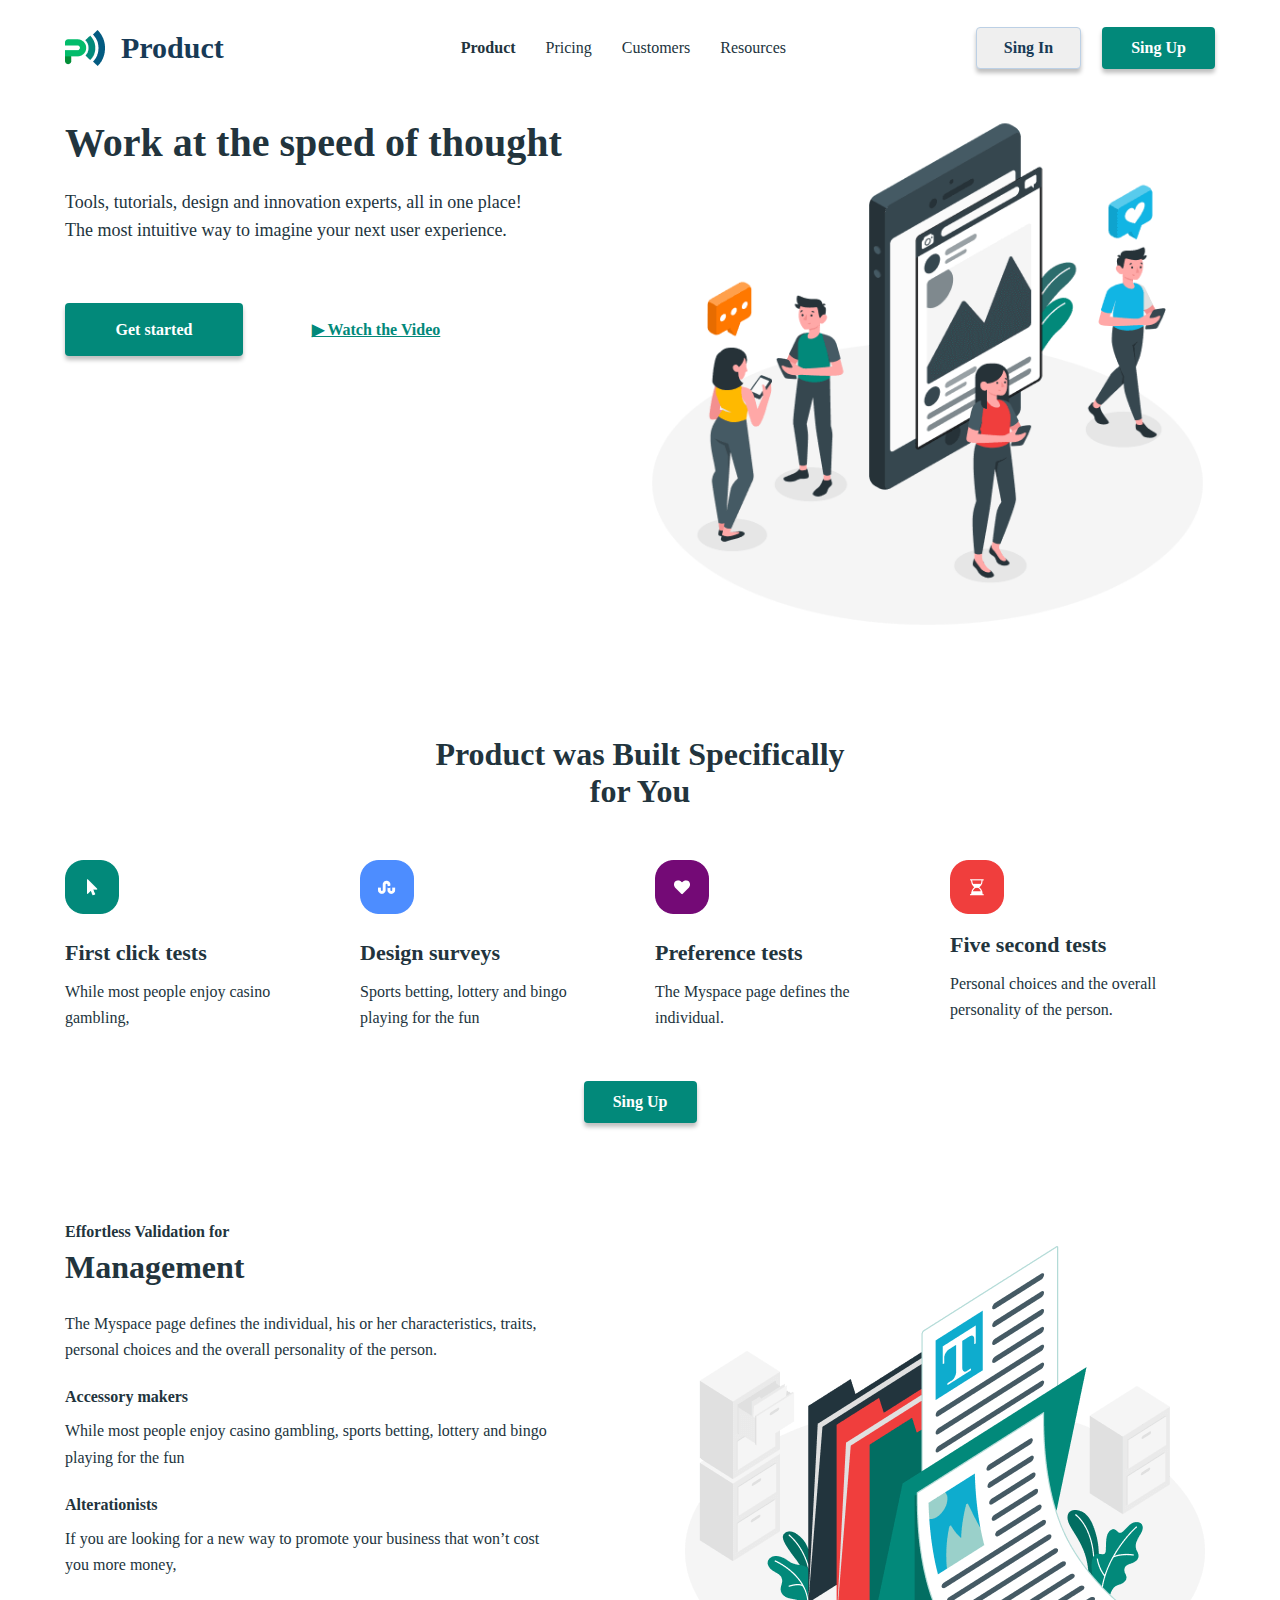
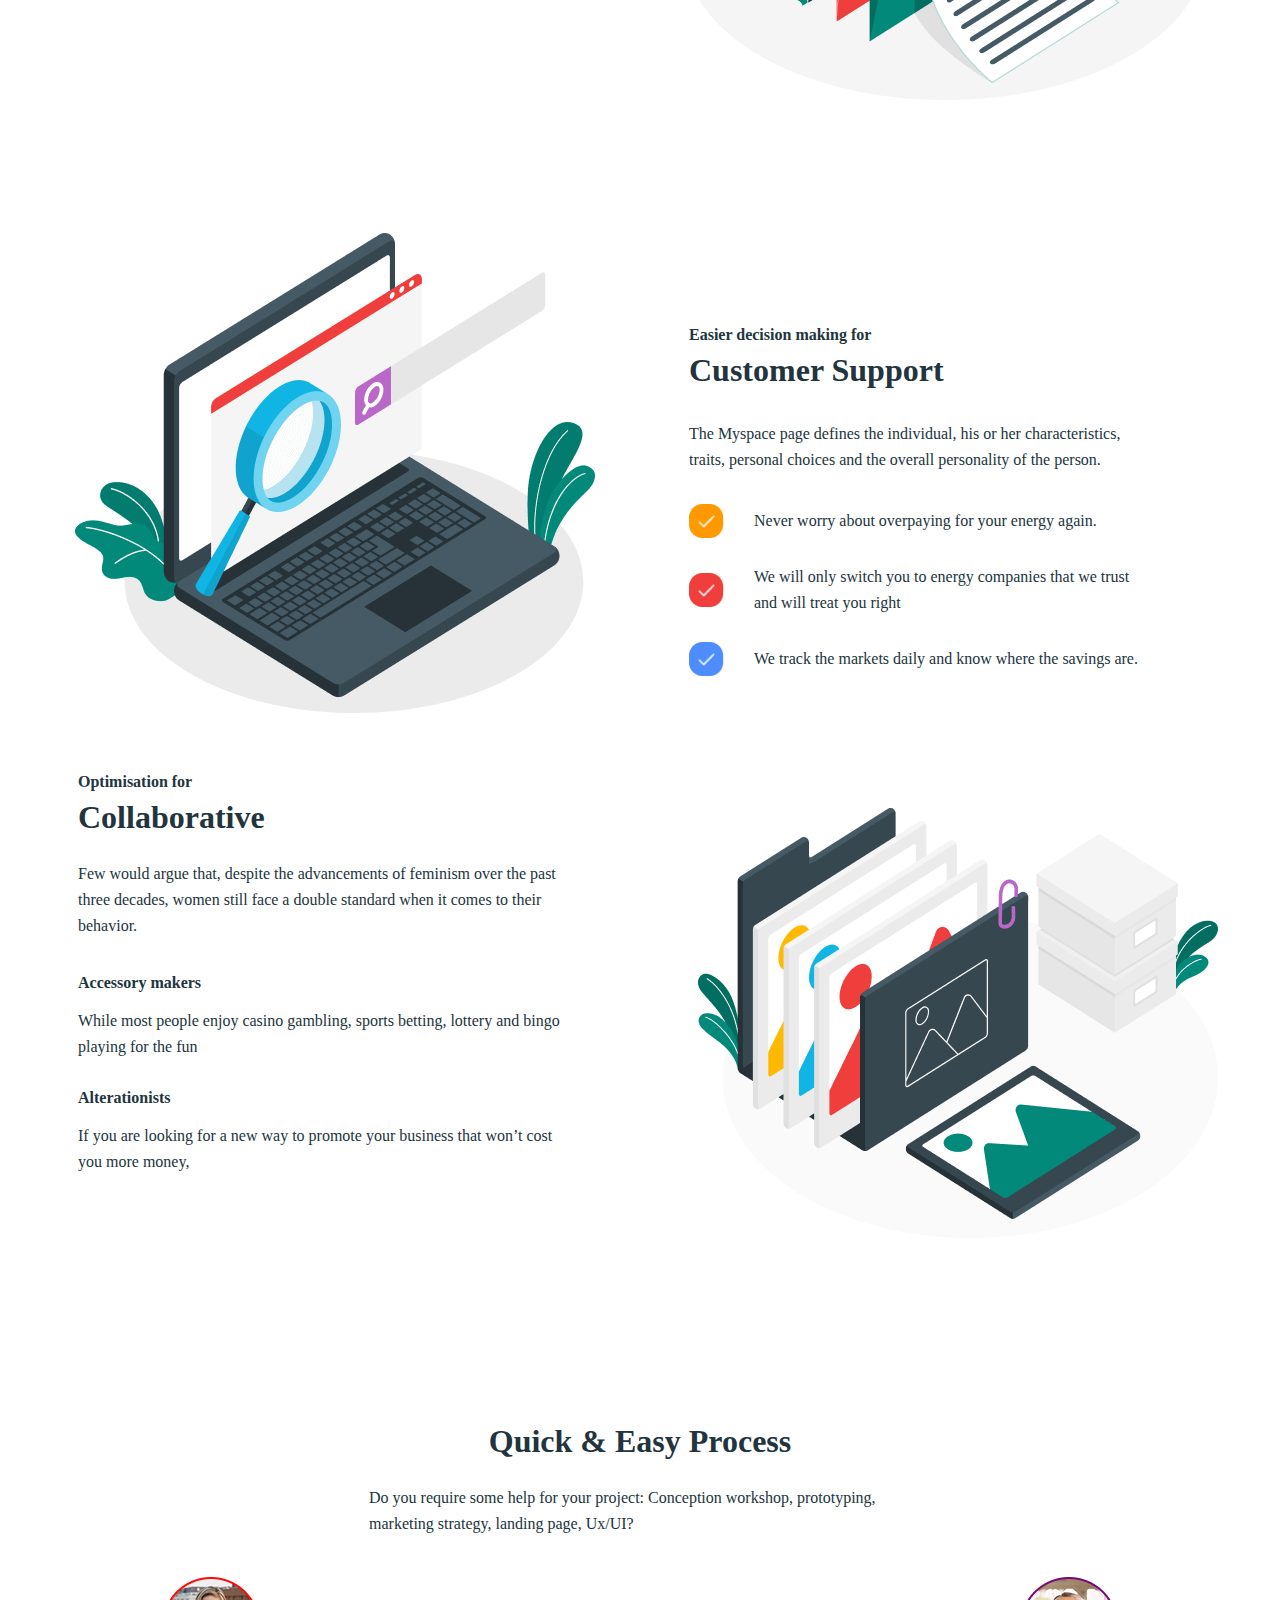
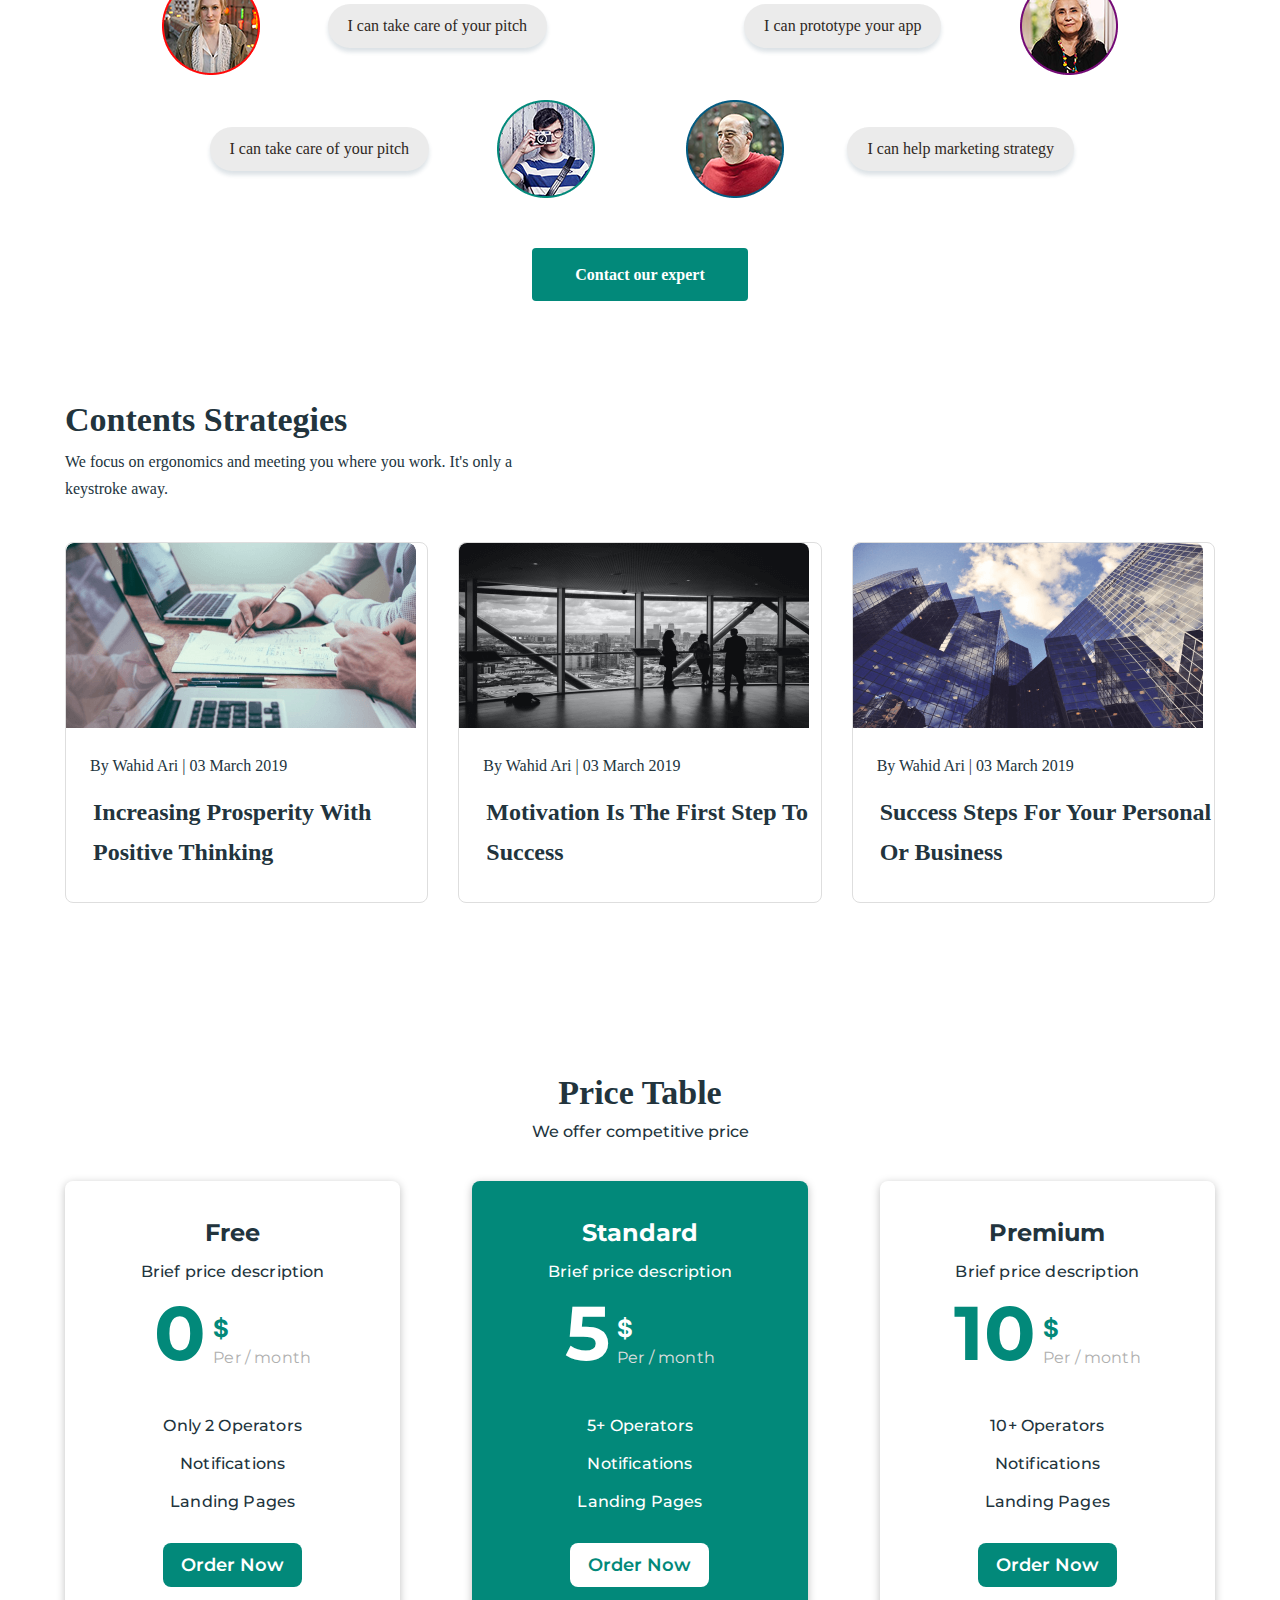
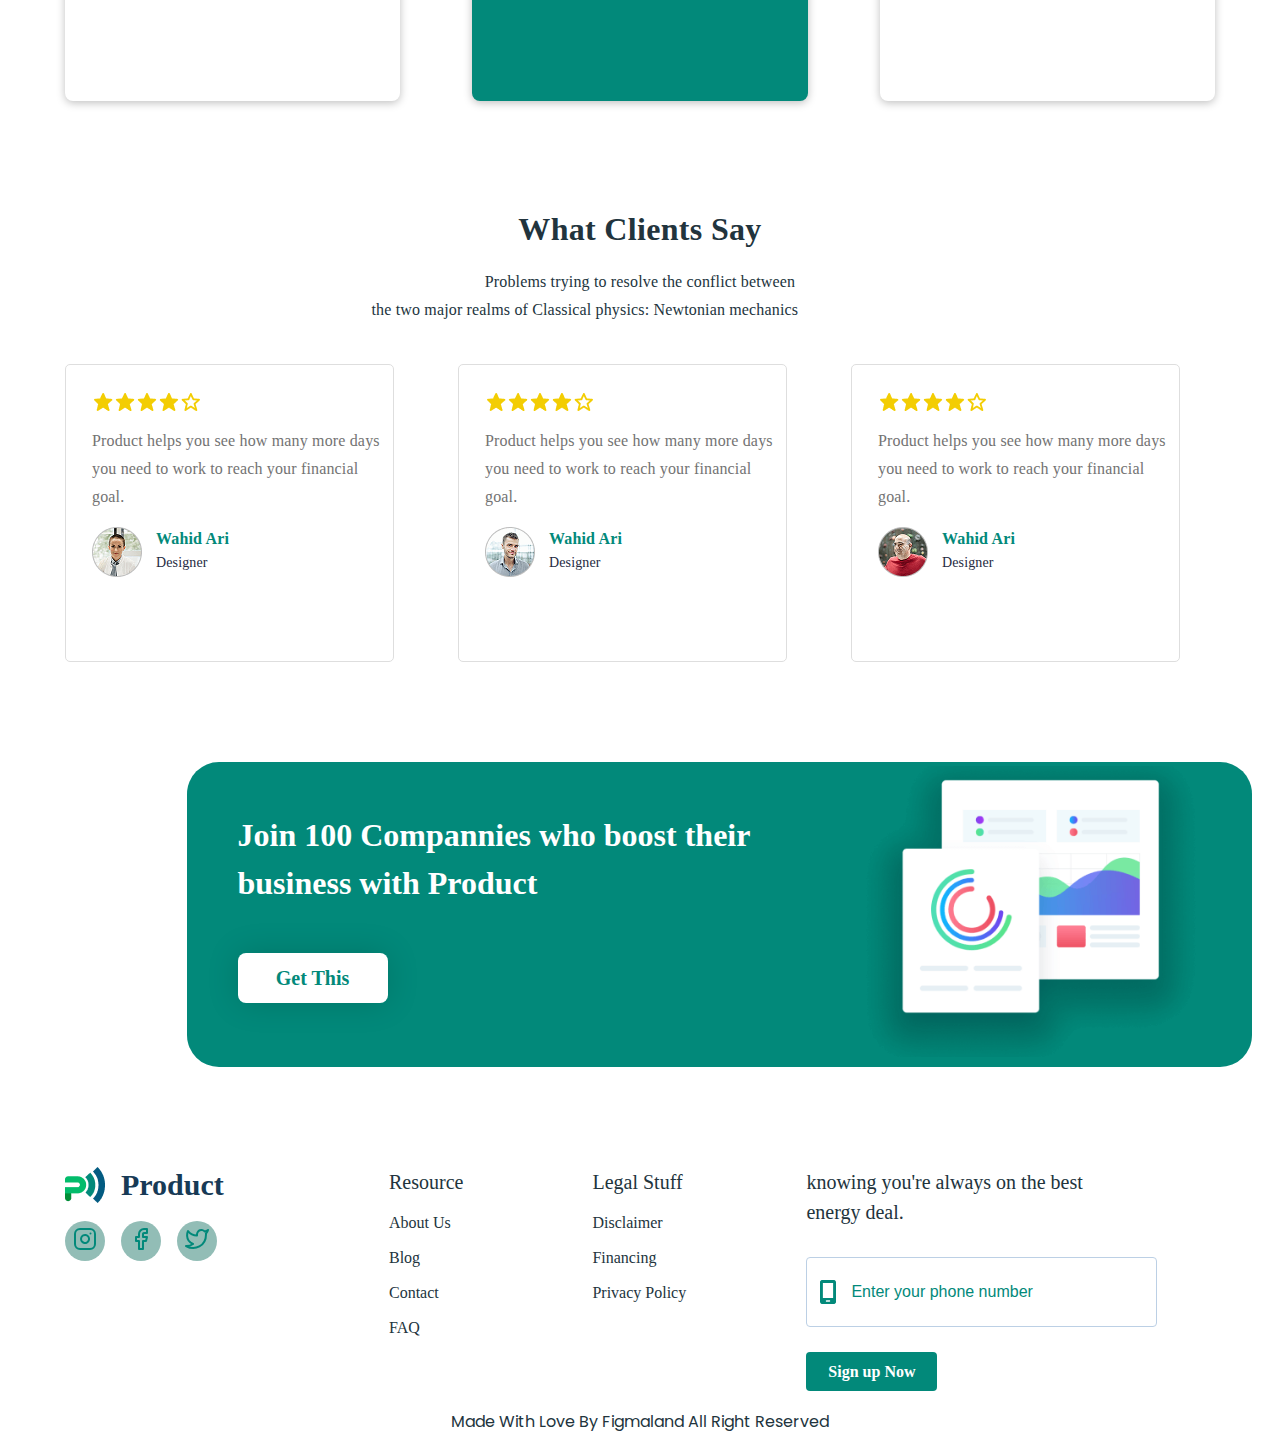
<file: index.html>
<!DOCTYPE html>
<html lang="en">

<head>
    <meta charset="UTF-8" />
    <meta name="viewport" content="width=device-width, initial-scale=1.0" />
    <title>Business promotion</title>
    <link rel="stylesheet" href="https://cdnjs.cloudflare.com/ajax/libs/modern-normalize/3.0.1/modern-normalize.min.css"
        integrity="sha512-q6WgHqiHlKyOqslT/lgBgodhd03Wp4BEqKeW6nNtlOY4quzyG3VoQKFrieaCeSnuVseNKRGpGeDU3qPmabCANg=="
        crossorigin="anonymous" referrerpolicy="no-referrer" />
    <link rel="preconnect" href="https://fonts.googleapis.com">
    <link rel="preconnect" href="https://fonts.gstatic.com" crossorigin>
    <link
        href="https://fonts.googleapis.com/css2?family=Inter:opsz,wght@14..32,100..900&family=Montserrat:wght@100..900&family=Poppins:wght@400;500;600;700&display=swap"
        rel="stylesheet">
    <link rel="stylesheet" href="./css/styles.css" />
</head>

<body>
    <header class="header">
        <div class="container">
            <nav class="navigation">
                <a href="./index.html" class="logo"><img src="./images/logo.png" alt="logo" />Product</a>
                <ul class="nav-list">
                    <li class="nav-list-item"><a href="./index.html" class="nav-list-link active">Product</a></li>
                    <li class="nav-list-item"><a href="./prising.html" class="nav-list-link">Pricing</a></li>
                    <li class="nav-list-item"><a href="./customer.html" class="nav-list-link">Customers</a></li>
                    <li class="nav-list-item"><a href="./resources.html" class="nav-list-link">Resources</a></li>
                </ul>
            </nav>
            <ul class="list-btn">
                <li class="list-btn-item"><button type="button" class="list-btn-sing-in">Sing In</Inp></button></li>
                <li class="list-btn-item"><button type="button" class="list-btn-sing-up">Sing Up</button></li>
            </ul>
        </div>
    </header>
    <main>
        <section class="hero">
            <div class="container">
                <div class="container-hero">
                    <h1 class="hero-title">Work at the speed of thought</h1>
                    <p class="hero-title-desr">Tools, tutorials, design and innovation experts, all in one place! The
                        most
                        intuitive way to imagine your next user experience.</p>
                    <ul class="hero-list-btn">
                        <li class="hero-list-item"><button type="button" class="hero-list-btn-get">Get started</button>
                        </li>
                        <li class="hero-list-item"><button type="button" class="hero-list-btn-watch">▶ Watch the
                                Video</button></li>
                    </ul>
                </div>
                <div class="hero-image">
                    <img src="./images/hero-img.png" alt="peoples" class="hero-img">
                </div>
            </div>
        </section>
        <section class="feature">
            <div class="container container-feature">
                <h2 class="feature-title-two">Product was Built Specifically<br /> for You</h2>
                <ul class="feature-list">
                    <li class="feature-list-item">
                        <img src="./images/icon-1.png" alt="First click tests" width="54" height="62">
                        <h3 class="img-list">First click tests</h3>
                        <p class="img-descr">While most people enjoy casino gambling,</p>
                    </li>
                    <li class="feature-list-item">
                        <img src="./images/icon-2.png" alt="Design surveys" width="54" height="62">
                        <h3 class="img-list">Design surveys</h3>
                        <p class="img-descr">Sports betting, lottery and bingo playing for the fun</p>
                    </li>
                    <li class="feature-list-item">
                        <img src="./images/icon-3.png" alt="Preference tests" width="54" height="62">
                        <h3 class="img-list">Preference tests</h3>
                        <p class="img-descr">The Myspace page defines the individual.</p>
                    </li>
                    <li class="feature-list-item">
                        <img src="./images/icon-4.png" alt="Five second tests" width="54" height="62">
                        <h3 class="img-list">Five second tests</h3>
                        <p class="img-descr">Personal choices and the overall personality of the person. </p>
                    </li>
                </ul>
                <button type="button" class="btn-sing-up">Sing Up</button>
            </div>
        </section>
        <section class="management">
            <div class="container container-management">
                <div class="management-container-one">
                    <h3 class="management-item-top">Effortless Validation for</h3>
                    <h2 class="management-title">Management</h2>
                    <p class="management-desr top-item">The Myspace page defines the individual, his or her
                        characteristics,
                        traits, personal choices and the
                        overall personality of the person. </p>
                    <ul>
                        <li class="management-list">
                            <h3 class="management-item-common">Accessory makers</h3>
                            <p class="management-desr">While most people enjoy casino gambling, sports betting, lottery
                                and bingo playing for the fun
                            </p>
                        </li>
                        <li class="management-list">
                            <h3 class="management-item-common">Alterationists</h3>
                            <p class="management-desr">If you are looking for a new way to promote your business that
                                won’t cost you more money, </p>
                        </li>
                    </ul>
                </div>
                <img src="./images/management-img.png" alt="management" class="management-img" width="540" height="500">
            </div>
        </section>
        <section class="support">
            <div class="container container-support">
                <img src="./images/support-img.png" alt="customer-support" class="support-img" width="540" height="500">
                <div class="support-top">
                    <h3 class="support-item-top">Easier decision making for</h3>
                    <h2 class="support-item-common">Customer Support</h2>
                    <p class="support-desr-top">The Myspace page defines the individual, his or her characteristics,
                        traits,
                        personal choices and the
                        overall personality of the person. </p>

                    <ul>
                        <li class="support-list">
                            <img src="./images/icon-yel.png" alt="icon yellow" class="support-icons" width="35"
                                height="35">
                            <p class="support-desr">Never worry about overpaying for your energy again.</p>
                        </li>
                        <li class="support-list">
                            <img src="./images/icon-red.png" alt="icon red" class="support-icons" width="35"
                                height="35">
                            <p class="support-desr">We will only switch you to energy companies that we trust and will
                                treat
                                you right</p>
                        </li>
                        <li class="support-list">
                            <img src="./images/icon-blue.png" alt="icon blue" class="support-icons" width="35"
                                height="35">
                            <p class="support-desr">We track the markets daily and know where the savings are.</p>
                        </li>
                    </ul>
                </div>
            </div>
        </section>
        <section class="colaborative">
            <div class="container container-colaborative">
                <div class="colaborative-container-one">
                    <h3 class="colaborative-item-top">Optimisation for</h3>
                    <h2 class="colaborative-title">Collaborative</h2>
                    <p class="colaborative-descr-top">Few would argue that, despite the advancements of feminism over
                        the past three decades, women still face
                        a double standard when it comes to their behavior. </p>
                    <ul>
                        <li class="colaborative-list">
                            <h3 class="colaborative-item-common">Accessory makers</h3>
                            <p class="colaborative-descr">While most people enjoy casino gambling, sports betting,
                                lottery and bingo playing for the fun
                            </p>
                        </li>
                        <li class="colaborative-list">
                            <h3 class="colaborative-item-common">Alterationists</h3>
                            <p class="colaborative-descr">If you are looking for a new way to promote your business that
                                won’t cost you more money, </p>
                        </li>
                    </ul>
                </div>
                <img src="./images/collaboration-img.png" alt="collaboration management" class="colaborative-img"
                    width="540" height="500">
            </div>
        </section>
        <section class="staff">
            <div class="container container-staff">
                <h2 class="staff-title">Quick & Easy Process</h2>
                <p class="staff-text-one">Do you require some help for your project: Conception workshop,
                    prototyping, marketing strategy, landing page, Ux/UI?</p>
                <ul class="staff-list">
                    <li class="staff-item"><img class="staff-img" src="./images/avatar-girl.png" alt="avatar girl"
                            width="98" height="98">
                        <p class="staff-text">I can take care of your pitch</p>
                    </li>
                    <li class="staff-item">
                        <p class="staff-text">I can prototype your app</p>
                        <img class="staff-img" src="./images/avatar-woman.png" alt="avatar woman" width="98"
                            height="98">
                    </li>
                    <li class="staff-item">
                        <p class="staff-text">I can take care of your pitch</p>
                        <img class="staff-img" src="./images/avatar-boy.png" alt="avatar boy" width="98" height="98">
                    </li>
                    <li class="staff-item"><img class="staff-img" src="./images/avatar-men.png" alt="avatar man"
                            width="98" height="98">
                        <p class="staff-text">I can help marketing strategy</p>
                    </li>
                </ul>
                <button class="staff-btn" type="button">Contact our expert</button>
            </div>
        </section>
        <section class="news-feed">
            <div class="container container-news-feeds">
                <h2 class="news-feed-title">Contents Strategies</h2>
                <p class="news-feed-text-one">We focus on ergonomics and meeting you where you work. It's only a
                    keystroke away. </p>
                <ul class="news-feed-list">
                    <li class="news-feed-item">
                        <img class="news-feed-img" src="./images/image.png" alt="office 1" width="350" height="185">
                        <p class="news-feed-text">By Wahid Ari | 03 March 2019</p>
                        <h3 class="news-feed-subtitle">Increasing Prosperity With Positive Thinking</h3>

                    </li>
                    <li class="news-feed-item">
                        <img class="news-feed-img" src="./images/Bitmap-1.png" alt="office 2" width="350" height="185">
                        <p class="news-feed-text">By Wahid Ari | 03 March 2019</p>
                        <h3 class="news-feed-subtitle">Motivation Is The First Step To Success</h3>
                    </li>
                    <li class="news-feed-item">
                        <img class="news-feed-img" src="./images/Bitmap.png" alt="office 3" width="350" height="185">
                        <p class="news-feed-text">By Wahid Ari | 03 March 2019</p>
                        <h3 class="news-feed-subtitle">Success Steps For Your Personal Or Business</h3>
                    </li>
                </ul>
            </div>
        </section>
        <section class="pricing">
            <div class="container container-pricing">
                <h2 class="pricing-title">Price Table</h2>
                <p class="pricing-text">We offer competitive price</p>
                <ul class="pricing-list">
                    <li class="pricing-item">
                        <h3 class="pricing-subtitle">Free</h3>
                        <p class="pricing-three-text">Brief price description</p>
                        <div class="pricing-list-box">
                            <p class="pricing-one-img">0</p>
                            <div class="pricing-list-box-one">
                                <p class="pricing-two-img">$</p>
                                <p class="pricing-two-text">Per / month</p>
                            </div>
                        </div>
                        <ul class="includes-list">
                            <li class="includes-item">
                                <p class="pricing-three-text">Only 2 Operators</p>
                            </li>
                            <li class="includes-item">
                                <p class="pricing-three-text">Notifications</p>
                            </li class="includes-item">
                            <li class="includes-item">
                                <p class="pricing-three-text">Landing Pages</p>
                            </li>
                        </ul>
                        <button class="pricing-btn" type="button">Order Now</button>
                    </li>
                    <li class="pricing-item pricing-item-centr">
                        <h3 class="pricing-subtitle subtitle-centr">Standard</h3>
                        <p class="pricing-three-text-center text-center">Brief price description</p>
                        <div class="pricing-list-box">
                            <p class="pricing-one-img pricing-one-img-centr">5</p>
                            <div class="pricing-list-box-one">
                                <p class="pricing-two-img pricing-two-img-centr">$</p>
                                <p class="pricing-two-text pricing-two-text-centr">
                                    Per / month
                                </p>
                            </div>
                        </div>
                        <ul class="includes-list">
                            <li class="includes-item">
                                <p class="pricing-three-text text-center">5+ Operators</p>

                            </li>
                            <li class="includes-item">
                                <p class="pricing-three-text text-center">Notifications</p>
                            </li>
                            <li class="includes-item">
                                <p class="pricing-three-text text-center">Landing Pages</p>
                            </li>
                        </ul>
                        <button class="pricing-btn centr" type="button">Order Now</button>
                    </li>
                    <li class="pricing-item">
                        <h3 class="pricing-subtitle">Premium</h3>
                        <p class="pricing-three-text">Brief price description</p>
                        <div class="pricing-list-box">
                            <p class="pricing-one-img">10</p>
                            <div class="pricing-list-box-one">
                                <p class="pricing-two-img">$</p>
                                <p class="pricing-two-text">Per / month</p>
                            </div>
                        </div>
                        <ul class="includes-list">
                            <li class="includes-item">
                                <p class="pricing-three-text">10+ Operators</p>
                            </li>
                            <li class="includes-item">
                                <p class="pricing-three-text">Notifications</p>
                            </li>
                            <li class="includes-item">
                                <p class="pricing-three-text">Landing Pages</p>
                            </li>
                        </ul>
                        <button class="pricing-btn" type="button">Order Now</button>
                    </li>
                </ul>
            </div>
        </section>
        <section class="feetback">
            <div class="container container-feetback">
                <h2 class="feetback-title">What Clients Say</h2>
                <p class="feetback-text one">
                    Problems trying to resolve the conflict between
                </p>
                <p class="feetback-text">
                    the two major realms of Classical physics: Newtonian mechanics
                </p>
                <ul class="feetback-list">
                    <li class="feetback-item">
                        <img class="feetback-one-img" src="./images/Group-stars.png" alt="stars" width="106"
                            height="18" />
                        <p class="feetback-one-text">
                            Product helps you see how many more days you need to work to
                            reach your financial goal.
                        </p>
                        <div class="feetback-box-one">
                            <img class="feetback-two-img" src="./images/Ellipse-woman.png" alt="Ellipse" width="50"
                                height="50" />
                            <div class="feetback-box-child">
                                <a class="feetback-link" href="#">Wahid Ari</a>
                                <p class="feetback-two-text">Designer</p>
                            </div>
                        </div>
                    </li>
                    <li class="feetback-item">
                        <img class="feetback-one-img" src="./images/Group-stars.png" alt="stars" width="106"
                            height="18" />
                        <p class="feetback-one-text">
                            Product helps you see how many more days you need to work to
                            reach your financial goal.
                        </p>
                        <div class="feetback-box-one">
                            <img class="feetback-two-img" src="./images/Ellipse-yangmen.png" alt="Ellipse" width="50"
                                height="50" />
                            <div class="feetback-box-child">
                                <a class="feetback-link" href="#">Wahid Ari</a>
                                <p class="feetback-two-text">Designer</p>
                            </div>
                        </div>
                    </li>
                    <li class="feetback-item">
                        <img class="feetback-one-img" src="./images/Group-stars.png" alt="stars" width="106"
                            height="18" />
                        <p class="feetback-one-text">
                            Product helps you see how many more days you need to work to
                            reach your financial goal.
                        </p>
                        <div class="feetback-box-one">
                            <img class="feetback-two-img" src="./images/Ellipse-men.png" alt="Ellipse" width="50"
                                height="50" />
                            <div class="feetback-box-child">
                                <a class="feetback-link" href="#">Wahid Ari</a>
                                <p class="feetback-two-text">Designer</p>
                            </div>
                        </div>
                    </li>
                </ul>
            </div>
        </section>
        <section class="promo">
            <div class="promo-container container">
                <div class="promo-box">
                    <h2 class="promo-title">
                        Join 100 Compannies who boost their business with Product
                    </h2>
                    <button class="promo-btn" type="button">Get This</button>
                </div>
                <img class="promo-img" src="./images/graphics.png" alt="screen" width="351" height="331" />
            </div>
        </section>
    </main>
    <footer class="footer">
        <div class="container container-footer">
            <div class="footer-container">
                <div class="footer-one-box">
                    <a class="footer-logo-link" href="./index.html"><img class="footer-logo-img" src="./images/logo.png"
                            alt="logo" />Product</a>
                    <ul class="footer-one-list">
                        <li class="footer-one-item">
                            <a class="footer-one-link" href="">
                                <svg class="our-team-icon-svg" width="24" height="24">
                                    <use href="./images/icons.svg#icon-instagram"></use>
                                </svg></a>
                        </li>
                        <li class="footer-one-item">
                            <a class="footer-one-link" href="">
                                <svg class="our-team-icon-svg" width="24" height="24">
                                    <use href="./images/icons.svg#icon-facebook"></use>
                                </svg></a>
                        </li>
                        <li class="footer-one-item">
                            <a class="footer-one-link" href="">
                                <svg class="our-team-icon-svg" width="24" height="24">
                                    <use href="./images/icons.svg#icon-twitter"></use>
                                </svg></a>
                        </li>
                    </ul>
                </div>
                <div class="footer-two-box">
                    <a class="footer-two-link" href="#">
                        <h3 class="footer-subtitle">Resource</h3>
                    </a>
                    <ul class="footer-two-list">
                        <li class="footer-two-item">
                            <a class="footer-two-link" href="#">About Us</a>
                        </li>
                        <li class="footer-two-item">
                            <a class="footer-two-link" href="#">Blog</a>
                        </li>
                        <li class="footer-two-item">
                            <a class="footer-two-link" href="#">Contact</a>
                        </li>
                        <li class="footer-two-item">
                            <a class="footer-two-link" href="#">FAQ</a>
                        </li>
                    </ul>
                </div>
                <div class="footer-three-box">
                    <a class="footer-three-link" href="#">
                        <h3 class="footer-subtitle">Legal Stuff</h3>
                    </a>
                    <ul class="footer-two-list">
                        <li class="footer-two-item">
                            <a class="footer-two-link" href="#">Disclaimer</a>
                        </li>
                        <li class="footer-two-item">
                            <a class="footer-two-link" href="#">Financing</a>
                        </li>
                        <li class="footer-two-item">
                            <a class="footer-two-link" href="#">Privacy Policy</a>
                        </li>
                    </ul>
                </div>
                <div class="footer-four-box">
                    <h3 class="footer-subtitle footer-subtitle-one">
                        knowing you're always on the best energy deal.
                    </h3>
                    <div class="your-phone">
                        <img class="footer-four-img" src="./images/mobile-screen.png" alt="mobile screen" width="18"
                            height="28" />
                        <input class="footer-four-inpt" type="tel" placeholder="Enter your phone number"
                            pattern="[0-9]{3}-[0-9]{3}-[0-9]{4}" required />
                    </div>

                    <button class="footer-four-btn" type="button">Sign up Now</button>
                </div>
            </div>
                    <p class="footer-text footer-text-last">
                Made With Love By Figmaland All Right Reserved
            </p>
        </div>
    </footer>
</body>

</html>
</file>
<file: css/styles.css>
.body {
    font-family: "Poppins", sans-serif;
}

h1,
h2,
h3,
h4,
h5,
h6,
p {
    margin-top: 0;
    margin-bottom: 0;
}

ul,
ol {
    margin: 0;
    padding: 0;
    list-style: none;
}

a {
    text-decoration: none;
}

button {
    font-family: inherit;
    cursor: pointer;
    border: none;
}

img {
    display: block;
    height: auto;
}

.container {
    width: 1150px;
    padding: 0 20px;
    margin: 0 auto;
}

.header .container {
    display: flex;
}

.navigation {
    display: flex;
}

.logo {
    display: flex;
    gap: 16px;
    margin-right: 237px;
    align-items: center;

    font-weight: 700;
    font-size: 30px;

    line-height: 0.93;
    color: #173a56;
}

.nav-list {
    display: flex;
    gap: 30px;
}

.nav-list-link {
    padding: 26px 0;
    display: block;
    font-weight: 400;
    font-size: 16px;
    line-height: 1.75;
    color: #22343d;
}

.active {
    font-weight: 600;
}

.list-btn {
    margin-left: auto;
    display: flex;
    gap: 21px;
    align-items: center;
}

.list-btn-sing-in {
    border: 1px solid #bcd0e5;
    border-radius: 4px;
    box-shadow: 0 4px 4px 0 rgba(0, 0, 0, 0.25);

    width: 105px;
    height: 42px;
    font-weight: 600;
    font-size: 16px;
    text-align: center;
    color: #173a56;
}

.list-btn-sing-up {
    border-radius: 4px;
    width: 113px;
    height: 42px;
    background: #02897a;
    box-shadow: 0 4px 4px 0 rgba(0, 0, 0, 0.25);
    font-weight: 600;
    font-size: 16px;
    color: #fff;
}

.hero {
    margin-top: 25px;
}

.container {
    display: flex;
}

.container-hero {
    flex: 1;
    max-width: 50%;
}

.hero-title {
    font-weight: 700;
    font-size: 40px;
    display: flex;
    line-height: 1.5;
    color: #22343d;
    margin-bottom: 15px;
}

.hero-title-desr {
    font-weight: 400;
    font-size: 18px;
    width: 465px;
    height: 95px;
    margin-bottom: 20px;
    line-height: 1.56;
    color: #22343d;
}

.hero-list-btn {
    margin-left: auto;
    display: flex;
    gap: 21px;
    align-items: center;
}

.hero-list-btn-get {
    border-radius: 4px;
    width: 178px;
    height: 53px;
    background: #02897a;
    font-weight: 600;
    font-size: 16px;
    color: #fff;
    box-shadow: 0 4px 4px 0 rgba(0, 0, 0, 0.25);
    text-decoration: none;
    margin-right: 30px;
}

.hero-list-btn-watch {
    font-weight: 600;
    font-size: 16px;
    width: 164px;
    height: 23px;
    text-decoration: underline;
    text-decoration-skip-ink: none;
    color: #02897a;
    background: #fff;
    align-items: center;
}

.hero-image {
    flex: 1;
    text-align: right;
}

.hero-img {
    max-width: 100%;
    height: auto;
}

.container-feature {
    display: flex;
    flex-direction: column;
    align-items: center;
    margin-top: 100px;
    margin-bottom: 50px;
}

.feature-title-two {
    font-weight: 700;
    font-size: 32px;
    text-align: center;
    color: #22343d;
}

.feature-list {
    display: flex;
    gap: 30px;
    margin-top: 50px;
}

.feature-list-item {
    margin-right: 30px;
    flex-basis: calc((100% - 90px) / 4);
}

.img-list {
    font-weight: 600;
    font-size: 22px;
    color: #22343d;
    margin-top: 18px;
}

.img-descr {
    font-weight: 400;
    font-size: 16px;
    line-height: 1.63;
    color: #22343d;
    margin-top: 13px;
}

.btn-sing-up {
    border-radius: 4px;
    width: 113px;
    height: 42px;
    background: #02897a;
    box-shadow: 0 4px 4px 0 rgba(0, 0, 0, 0.25);
    font-weight: 600;
    font-size: 16px;
    color: #fff;
    margin-top: 50px;
}

.management {
    margin-top: 100px;
    margin-bottom: 100px;
}

.container-management {
    display: flex;
    justify-content: space-between;
}

.management-item-top {
    font-weight: 600;
    font-size: 16px;
    color: #22343d;
    margin-bottom: 8px;
}

.management-title {
    font-weight: 700;
    font-size: 32px;
    color: #22343d;
    margin-bottom: 25px;
}

.top-item {
    margin-bottom: 30px;
}

.management-item:not(:last-child) {
    margin-bottom: 25px;
}

.management-item-common {
    font-weight: 600;
    font-size: 16px;
    color: #22343d;
    margin-bottom: 12px;
}

.management-desr {
    font-weight: 400;
    font-size: 16px;
    line-height: 1.63;
    color: #22343d;
    max-width: 486px;
    margin-bottom: 25px;
}

.support {
    align-items: center;
    justify-content: center;
    margin-top: 100px;
    gap: 84px;
}

.support-img {
    max-width: 100%;
    height: auto;
    margin-right: 84px;
}

.support-top {
    padding-top: 41px;
    max-width: 450px;
}

.container-support {
    display: flex;
    align-items: center;
}

.support-item-top {
    font-weight: 600;
    font-size: 16px;
    color: #22343d;
    padding-top: 41px;
}

.support-item-common {
    font-weight: 700;
    font-size: 32px;
    color: #22343d;
    margin-top: 8px;
    margin-bottom: 32px;
}

.support-icons {
    align-items: center;
    margin-right: 30px;
}

.support-desr {
    font-weight: 400;
    font-size: 16px;
    line-height: 1.63;
    color: #22343d;
}

.support-desr-top {
    font-weight: 400;
    font-size: 16px;
    line-height: 1.63;
    color: #22343d;
    margin-bottom: 31px;
}

.support-list {
    display: flex;
    align-items: center;
    margin-bottom: 26px;
}

.colaborative {
    margin: 50px;
}


.container-colaborative {
    display: flex;
    justify-content: space-between;
}

.colaborative-item-top {
    font-weight: 600;
    font-size: 16px;
    color: #22343d;
    margin-bottom: 8px;
}

.colaborative-title {
    font-weight: 700;
    font-size: 32px;
    color: #22343d;
    margin-bottom: 25px;
}

.colaborative-descr-top {
    font-weight: 400;
    font-size: 16px;
    line-height: 1.63;
    color: #22343d;
    max-width: 486px;
    margin-bottom: 30px;
}

.colaborative-descr {
    font-weight: 400;
    font-size: 16px;
    line-height: 1.63;
    color: #22343d;
    max-width: 486px;
    margin-bottom: 25px;
}

.colaborative-item-common {
    font-weight: 600;
    font-size: 16px;
    line-height: 1.63;
    color: #22343d;
    margin-bottom: 12px;
}

.staff {
    background: #fff;
    margin-top: 150px;
}


.container-staff {
    width: 956px;
    display: block;
}

.staff-title {
    font-weight: 700;
    font-size: 32px;
    text-align: center;
    color: #22343d;
    margin-bottom: 25px;
}

.staff-text-one {
    display: block;
    font-weight: 500;
    font-size: 16px;
    line-height: 1.63;
    color: #22343d;
    max-width: 542px;
    margin: 0 auto 40px auto;
}

.staff-list {
    display: flex;
    flex-wrap: wrap;
    row-gap: 25px;
    justify-content: space-between;
}

.staff-item {
    display: flex;
    flex-basis: calc((100% - 91px) / 2);
    align-items: center;
    gap: 20px;
    justify-content: space-between;
}

.staff-text {
    display: block;
    font-weight: 500;
    font-size: 16px;
    text-align: center;
    color: #2f281e;
    margin: 0 auto;

    background-color: rgb(235, 235, 235);
    padding: 13px 20px;
    border-radius: 50px;
    display: inline-block;
    box-shadow: 0 4px 4px 0 rgba(23, 58, 86, 0.15);
}

.staff-btn {
    display: block;
    border-radius: 4px;
    width: 216px;
    height: 53px;
    background: #02897a;
    font-weight: 700;
    font-size: 16px;
    color: #fff;
    margin: 50px auto 0 auto;
}

.news-feed {
    background: #fff;
    margin-top: 100px;
}

.container-news-feeds {
    display: block;
}

.news-feed-title {
    font-weight: 700;
    font-size: 34px;
    color: #22343d;
    margin-bottom: 10px;
}

.news-feed-text-one {
    font-weight: 500;
    font-size: 16px;
    line-height: 1.63;
    color: #22343d;
    max-width: 465px;
    margin-bottom: 40px;
}

.news-feed-list {
    display: flex;
    gap: 30px;
}

.news-feed-item {
    border-radius: 8px;
    background: #fff;

    flex-basis: calc((100% - 2 * 30px) / 3);

    border: 1px solid #dedede;
    border-radius: 8px;
    width: 350px;
    height: 359px;
}

.news-feed-img {
    border-radius: 8px 8px 0 0;
    margin-bottom: 24px;
}

.news-feed-text {
    font-weight: 400;
    font-size: 16px;
    line-height: 1.75;
    color: #22343d;
    margin-bottom: 12px;
    margin-left: 24px;
}

.news-feed-subtitle {
    font-weight: 700;
    font-size: 24px;
    line-height: 1.67;
    color: #22343d;
    margin-left: 27px;
}

.news-feed-subtitle-center {
    color: #02897a;
}

.pricing {
    background: #fff;
    padding-top: 171px;

}

.container-pricing {
    display: block;
}

.pricing-title {
    font-weight: 700;
    font-size: 34px;
    color: #22343d;
    text-align: center;
    margin-bottom: 10px;
}

.pricing-text {
    font-family: 'Montserrat', sans-serif;
    font-weight: 500;
    font-size: 16px;
    color: #22343d;
    text-align: center;
    margin-bottom: 40px;
}

.pricing-list {
    display: flex;
    gap: 72px;
}

.pricing-item {
    flex-basis: calc((100% - 2 * 72px) / 3);
    box-shadow: 0 2px 8px 0 rgba(0, 0, 0, 0.25);
    background: #fff;
    border-radius: 8px;
    width: 322px;
    height: 456px;
    padding: 32px 0;
    text-align: center;
}

.pricing-subtitle {
    font-family: 'Montserrat', sans-serif;
    font-weight: 700;
    font-size: 24px;
    line-height: 1.67;
    color: #22343d;
    text-align: center;
    margin-bottom: 8px;
}

.subtitle-centr {
    font: 700 24px / 1.66667 "Montserrat", sans-serif;
    color: #fff;
}

.pricing-img-dollar {
    padding-top: 7px;

}

.pricing-three-period {
    font: 400 16px / 1.1875 "Montserrat", sans-serif;
    letter-spacing: 0.01em;
    color: #afafaf;
}

.pricing-three-period-center {
    font: 400 16px / 1.1875 "Montserrat", sans-serif;
    letter-spacing: 0.01em;
    color: #e0e0e0;
}

.pricing-three-text,
.pricing-three-text-center {
    padding: 16px auto;
}

.includes-item {
    font-family: 'Montserrat', sans-serif;
    font-weight: 400;
    font-size: 16px;
    line-height: 2.5;
    color: #22343d;
    text-align: center;
    padding-top: 16px;
}

.pricing-list-box {
    display: flex;
    align-items: center;
    justify-content: center;
    gap: 7px;
    margin-bottom: 16px;
    text-align: left;
}

.pricing-one-img {
    font-family: 'Montserrat', sans-serif;
    font-weight: 700;
    font-size: 76px;
    line-height: 1.31579;
    letter-spacing: 0em;
    text-align: center;
    color: #02897a;
}

.pricing-two-img {
    font-family: 'Inter', sans-serif;
    font-weight: 700;
    font-size: 24px;
    line-height: 1.25;
    letter-spacing: 0em;
    color: #02897a;
    margin-bottom: 4px;
}

.pricing-list-box-one {
    padding-top: 16px;
}

.pricing-two-text {
    font-family: 'Montserrat', sans-serif;
    font-weight: 400;
    font-size: 16px;
    line-height: 1.19;
    letter-spacing: 0.01em;
    color: #afafaf;
}

.pricing-three-text-box {
    display: flex;
    gap: 16px;
    margin-bottom: 30px;
    flex-direction: column;
    align-items: center;
}

.pricing-three-text {
    font-family: 'Montserrat', sans-serif;
    font-weight: 500;
    font-size: 16px;
    line-height: 1.375;
    letter-spacing: 0.01em;
    color: #22343d;
}

.pricing-two-text {
    font-family: 'Montserrat', sans-serif;
    font-weight: 400;
    font-size: 16px;
    line-height: 1.19;
    letter-spacing: 0.01em;
    color: #afafaf;
}

.pricing-three-text-box {
    display: flex;
    gap: 16px;
    margin-bottom: 30px;
    flex-direction: column;
    align-items: center;
}

.pricing-three-text {
    font-family: 'Montserrat', sans-serif;
    font-weight: 500;
    font-size: 16px;
    line-height: 1.375;
    letter-spacing: 0.01em;
    color: #22343d;
}

.pricing-btn {
    display: block;
    font-family: 'Montserrat', sans-serif;
    font-weight: 600;
    font-size: 18px;
    color: #fff;
    border-radius: 8px;
    width: 139px;
    height: 44px;
    background: #02897a;
    margin: 30px auto 0 auto;
}

.pricing-item-centr {
    background: #02897a;
}

.pricing-subtitle-centr {
    color: #fff;
}

.pricing-one-text-centr {
    color: #fff;
}

.pricing-one-img-centr {
    color: #fff;
}

.pricing-two-img-centr {
    color: #fff;
}

.pricing-two-text-centr {
    color: #e0e0e0;
}

.pricing-three-text-centr {
    color: #fff;
}

.text-center {
    font: 500 16px / 1.375 "Montserrat", sans-serif;
    letter-spacing: 0.01em;
    color: #fff;
}

.centr {
    background: #fff;
    color: #02897a;
}

.feetback {
    background: #fff;
    padding-top: 100px;
}

.container-feetback {
    display: block;
}

.feetback-title {
    font-weight: 700;
    font-size: 32px;
    line-height: 1.78125;
    letter-spacing: 0.01em;
    color: #22343d;
    text-align: center;
    margin-bottom: 10px;
}

.feetback-text {
    display: block;
    font-weight: 500;
    font-size: 16px;
    line-height: 1.75;
    letter-spacing: 0.01em;
    color: #22343d;
    max-width: 537px;
    margin: 0 auto;
    margin-bottom: 40px;
}

.one {
    text-align: center;
    margin-bottom: 0;
}

.feetback-list {
    display: flex;
    gap: 64px;
}

.feetback-item {
    border: 1px solid #dedede;
    border-radius: 5px;
    width: 327px;
    height: 240px;
    flex-basis: culc((100% - 2 * 64px) / 3);
    padding: 28px 0;
}

.feetback-one-img {
    max-width: 106px;
    padding-left: 28px;
    margin-bottom: 16px;
}

.feetback-one-text {
    font-weight: 400;
    font-size: 16px;
    line-height: 1.75;
    letter-spacing: 0.01em;
    color: #737373;
    padding-left: 26px;
    margin-bottom: 16px;
}

.feetback-box-one {
    display: flex;
    padding-left: 26px;
}

.feetback-two-img {
    margin-right: 14px;
}

.feetback-link {
    font-weight: 600;
    font-size: 16px;
    line-height: 1.5;
    letter-spacing: 0.01em;
    color: #02897a;
}

.feetback-two-text {
    font-weight: 500;
    font-size: 14px;
    line-height: 1.71429;
    letter-spacing: 0.01em;
    color: #252b42;
}

.promo {
    background: #fff;
    width: 100vw;
    padding: 100px 71px 0;
}


.promo-container {
    display: flex;
    border-radius: 32px;
    width: 968px;
    background: #02897a;
    padding-left: 51px;
    padding-right: 46px;
}

.promo-title {
    display: block;
    min-width: 510px;
    font-weight: 600;
    font-size: 32px;
    line-height: 1.514;
    color: #fff;
    margin-top: 49px;
    margin-bottom: 46px;
}

.promo-btn {
    border-radius: 8px;
    width: 150px;
    height: 50px;
    background: #fff;
    font-weight: 600;
    font-size: 20px;
    color: #02897a;
    box-shadow: 0 0 32px 0 rgba(0, 0, 0, 0.15);
}

.promo-img {
    margin-top: 4px;
    margin-bottom: 10px;
}

.footer {
    background: #fff;
    padding-top: 100px;
}

.container-footer {
    display: block;
}

.footer-container {
    display: flex;
    margin-bottom: 16px;
}

.footer-one-box {
    min-width: 178px;
    margin-right: 146px;
}

.footer-logo-link {
    font-weight: 700;
    font-size: 30px;
    line-height: 0.93333;
    color: #173a56;
    display: flex;
    gap: 16px;
    align-items: center;
    margin-bottom: 18px;
}

.footer-one-img-twitter {
    transform: scale(1.5);
}

.footer-one-list {
    display: flex;
    gap: 16px;
    align-items: center;
}

.footer-one-item {
    display: flex;
    align-items: center;
    justify-content: center;
    width: 40px;
    height: 40px;
    border-radius: 50%;
    background-color: #92bdb6;
}

.our-team-icon-svg {
    stroke-width: 2px;
    stroke: #02897a;
    fill: none;
}

.footer-two-box {
    max-width: 118px;
    margin-right: 129px;
}

.footer-two-link {
    font-weight: 400;
    font-size: 16px;
    line-height: 2.1875;
    color: #22343d;
}

.footer-subtitle {
    font-weight: 500;
    font-size: 20px;
    line-height: 1.5;
    color: #22343d;
    margin-bottom: 8px;
}

.footer-two-item {
    display: flex;
    flex-direction: column;
}

.footer-three-box {
    min-width: 131px;
    margin-right: 83px;
}

.footer-three-link {
    font-weight: 400;
    font-size: 16px;
    line-height: 2.1875;
    color: #22343d;
}

.footer-four-box {
    max-width: 325px;
}

.footer-subtitle-one {
    max-width: 280px;
    margin-bottom: 30px;
}

.footer-four-img {
    max-height: 28px;
    transform: scale(1);
}

.footer-four-inpt {
    min-width: 240px;
    border: none;
}

.footer-four-inpt::placeholder {
    font-weight: 400;
    font-size: 16px;
    line-height: 1.75;
    color: #02897a;
}

.your-phone {
    display: flex;
    gap: 12px;

    align-items: center;
    padding: 10px 12px;
    border: 1px solid #bcd0e5;
    border-radius: 4px;
    width: 325px;
    height: 48px;
    background: #fff;
    margin-bottom: 25px;
}

.footer-four-btn {
    display: block;
    width: 131px;
    height: 39px;
    font-weight: 700;
    font-size: 16px;
    text-align: center;
    color: #fff;
    border-radius: 4px;
    background: #02897a;
}

.footer-text-last {
    text-align: center;
    font: 400 16px / 1.88 "Poppins", sans-serif;
    color: #22343d;
}
</file>
